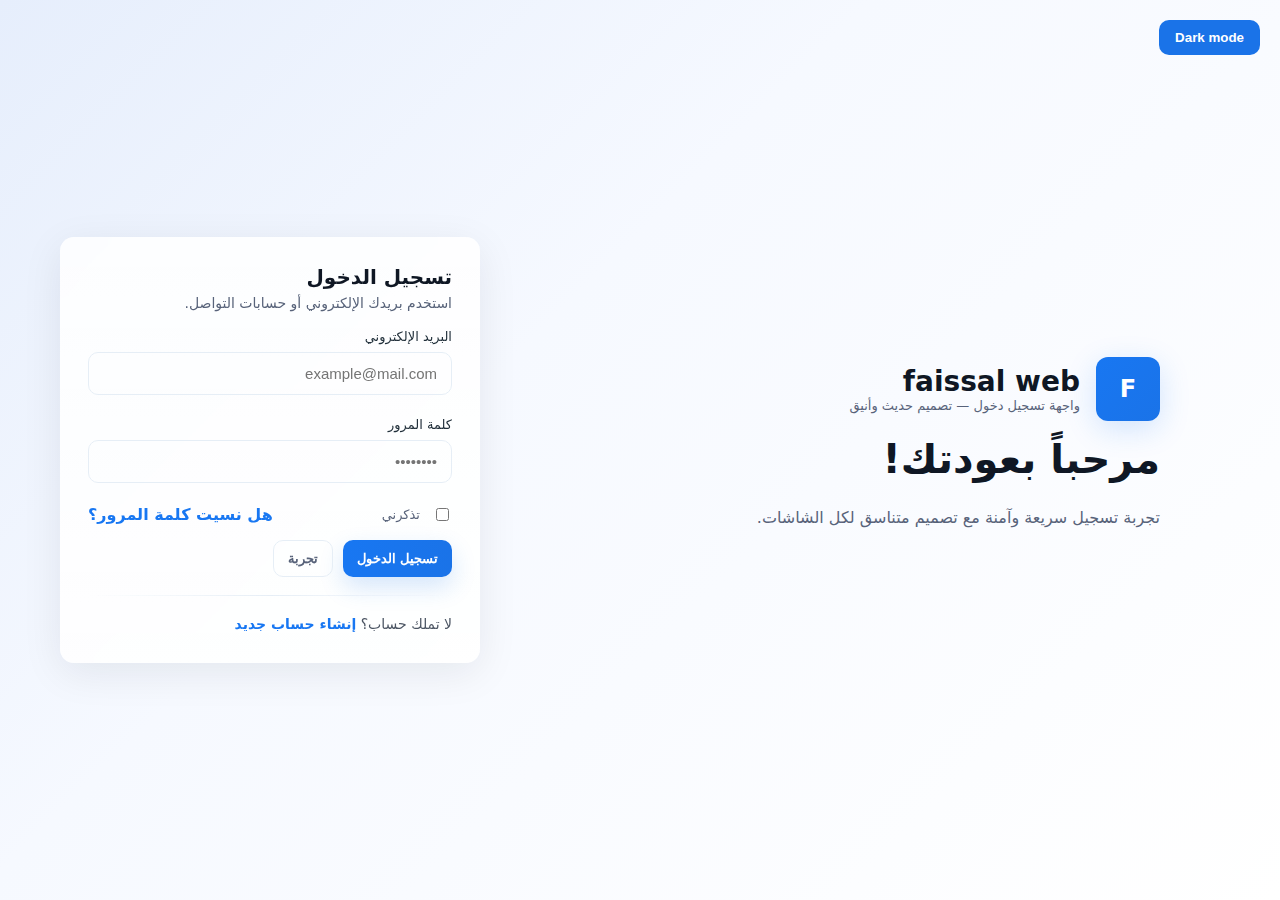
<file: index.html>
<!doctype html>
<html lang="ar" dir="rtl">
<head>
  <meta charset="utf-8" />
  <meta name="viewport" content="width=device-width, initial-scale=1" />
  <title>Login — faissal web</title>
  <link rel="stylesheet" href="style.css">
</head>
<body>
<button id="darkToggle" class="dark-btn">Dark mode</button>
<main class="wrap">
  <section class="hero" aria-hidden="true">
    <div class="brand">
      <div class="logo">F</div>
      <div><h1>faissal web</h1><div class="small">واجهة تسجيل دخول — تصميم حديث وأنيق</div></div>
    </div>
    <h2>مرحباً بعودتك!</h2>
    <p>تجربة تسجيل سريعة وآمنة مع تصميم متناسق لكل الشاشات.</p>
  </section>

  <section class="card" role="region" aria-label="نموذج تسجيل الدخول">
    <h3>تسجيل الدخول</h3>
    <p class="lead">استخدم بريدك الإلكتروني أو حسابات التواصل.</p>
    <form id="loginForm" novalidate>
      <div class="form-group">
        <label for="email">البريد الإلكتروني</label>
        <input id="email" name="email" type="email" placeholder="example@mail.com" required />
        <div id="emailMsg" class="error" aria-live="polite"></div>
      </div>
      <div class="form-group">
        <label for="password">كلمة المرور</label>
        <input id="password" name="password" type="password" placeholder="••••••••" minlength="6" required />
        <div id="passMsg" class="error" aria-live="polite"></div>
      </div>
      <div class="actions">
        <div style="display:flex;gap:12px;align-items:center">
          <input id="remember" type="checkbox" />
          <label for="remember" class="small">تذكرني</label>
        </div>
        <a href="#" id="forgot-link" class="link-text">هل نسيت كلمة المرور؟</a>
      </div>
      <div style="margin-top:16px;display:flex;gap:10px">
        <button type="submit" class="btn btn-primary">تسجيل الدخول</button>
        <button type="button" class="btn btn-ghost" id="demoBtn">تجربة</button>
      </div>
      <div class="divider" aria-hidden="true"></div>
      <div style="font-size:14px;line-height:1.5;color:#4b5563">
        لا تملك حساب؟ <a href="#" id="signup-link" class="link-text">إنشاء حساب جديد</a>
      </div>
    </form>
  </section>
</main>
<script src="script.js"></script>
</body>
</html>
</file>
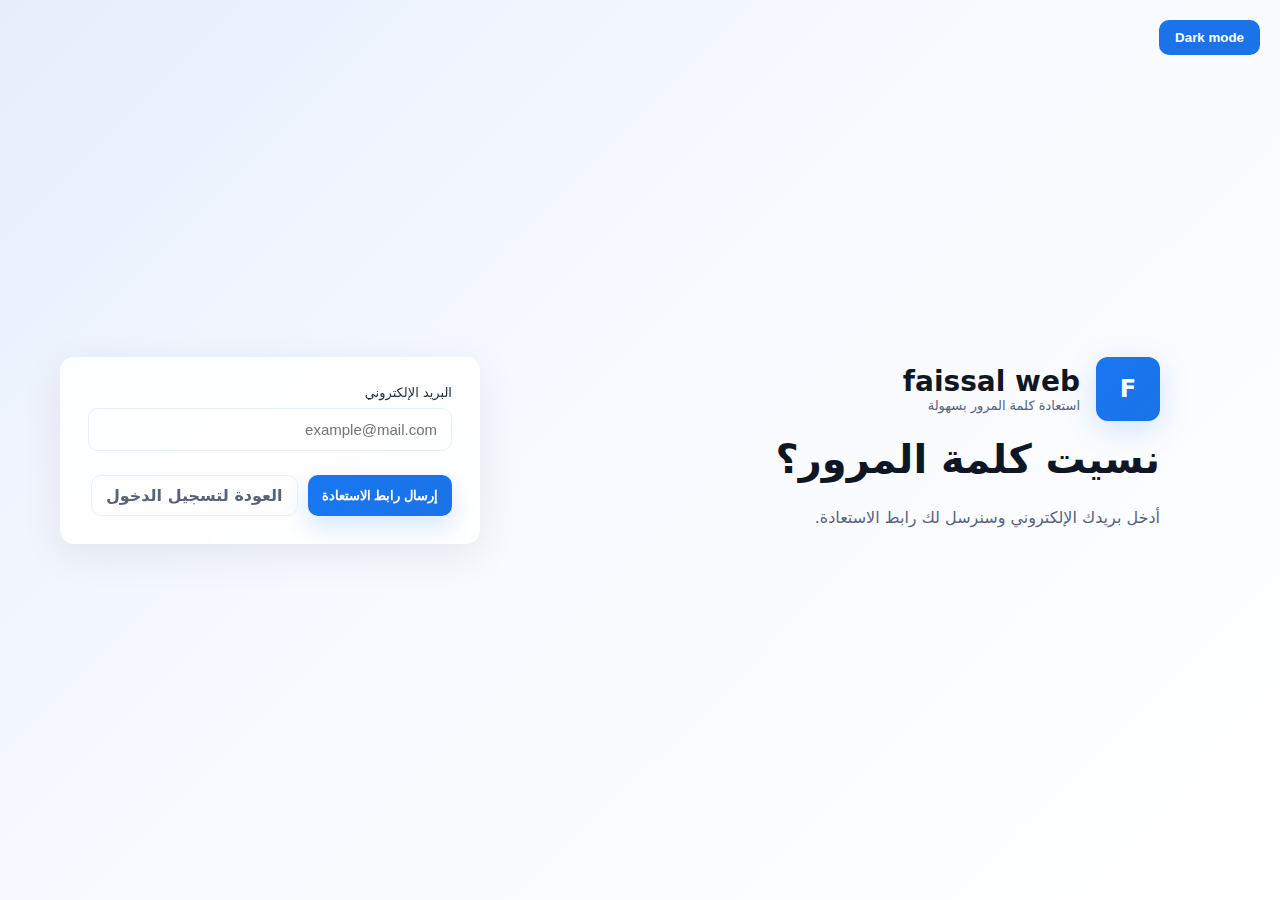
<file: forgot.html>
<!doctype html>
<html lang="ar" dir="rtl">
<head>
<meta charset="utf-8" />
<meta name="viewport" content="width=device-width, initial-scale=1" />
<title>نسيت كلمة المرور — faissal web</title>
<link rel="stylesheet" href="style.css">
</head>
<body>
<button id="darkToggle" class="dark-btn">Dark mode</button>
<main class="wrap">
<section class="hero" aria-hidden="true">
<div class="brand">
<div class="logo">F</div>
<div><h1>faissal web</h1><div class="small">استعادة كلمة المرور بسهولة</div></div>
</div>
<h2>نسيت كلمة المرور؟</h2>
<p>أدخل بريدك الإلكتروني وسنرسل لك رابط الاستعادة.</p>
</section>


<section class="card" role="region" aria-label="نموذج استعادة كلمة المرور">
<form id="forgotForm" novalidate>
<div class="form-group">
<label for="email">البريد الإلكتروني</label>
<input id="email" name="email" type="email" placeholder="example@mail.com" required />
<div id="emailMsg" class="error" aria-live="polite"></div>
</div>
<div style="margin-top:16px;display:flex;gap:10px;flex-wrap:wrap">
<button type="submit" class="btn btn-primary">إرسال رابط الاستعادة</button>
<a href="index.html" class="btn btn-ghost">العودة لتسجيل الدخول</a>
</div>
</form>
</section>
</main>
<script src="script.js"></script>
</body>
</html>
</file>
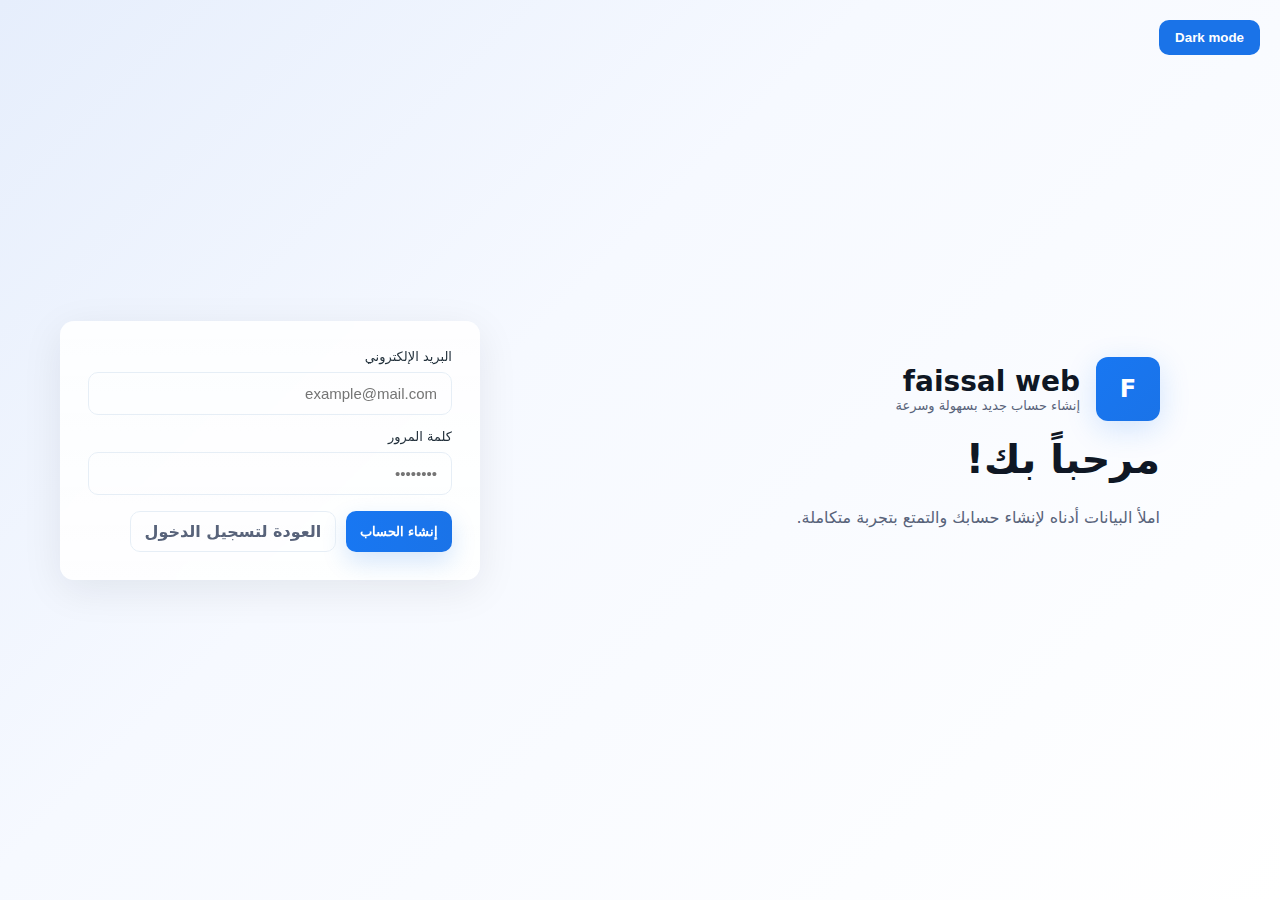
<file: signup.html>
<!doctype html>
<html lang="ar" dir="rtl">
<head>
<meta charset="utf-8" />
<meta name="viewport" content="width=device-width, initial-scale=1" />
<title>إنشاء حساب جديد — faissal web</title>
<link rel="stylesheet" href="style.css">
</head>
<body>
<button id="darkToggle" class="dark-btn">Dark mode</button>
<main class="wrap">
<section class="hero" aria-hidden="true">
<div class="brand">
<div class="logo">F</div>
<div><h1>faissal web</h1><div class="small">إنشاء حساب جديد بسهولة وسرعة</div></div>
</div>
<h2>مرحباً بك!</h2>
<p>املأ البيانات أدناه لإنشاء حسابك والتمتع بتجربة متكاملة.</p>
</section>


<section class="card" role="region" aria-label="نموذج إنشاء حساب">
<form id="signupForm" novalidate>
<div class="form-group">
<label for="email">البريد الإلكتروني</label>
<input id="email" name="email" type="email" placeholder="example@mail.com" required />
</div>
<div class="form-group">
<label for="password">كلمة المرور</label>
<input id="password" name="password" type="password" placeholder="••••••••" minlength="6" required />
</div>
<div style="margin-top:16px;display:flex;gap:10px;flex-wrap:wrap">
<button type="submit" class="btn btn-primary">إنشاء الحساب</button>
<a href="index.html" class="btn btn-ghost">العودة لتسجيل الدخول</a>
</div>
</form>
</section>
</main>
<script src="script.js"></script>
</body>
</html>
</file>
<file: style.css>
/* style.css */
:root{
  --bg1:#f0f3f8;
  --accent:#1877f2;
  --accent-2:#1a73e8;
  --muted:#58637a;
  --success:#18a260;
}
*{box-sizing:border-box}
html,body{
  height:100%;
  margin:0;
  font-family:Inter, system-ui, -apple-system, 'Segoe UI', Roboto, 'Helvetica Neue', Arial;
  color:#0f1724;
  background:linear-gradient(135deg,#e6eefc 0%, #f6f9ff 40%, #ffffff 100%);
}
.wrap{
  min-height:100vh;
  display:grid;
  grid-template-columns:1fr;
  align-items:center;
  justify-items:center;
  padding:40px;
}
@media(min-width:1000px){
  .wrap{grid-template-columns:1fr 420px;gap:40px;padding:60px}
}
.hero{
  display:none;
  width:100%;
  max-width:720px;
}
@media(min-width:1000px){
  .hero{display:flex;flex-direction:column;justify-content:center;padding:40px 60px}
}
.brand{
  display:flex;
  align-items:center;
  gap:16px;
  margin-bottom:18px;
}
.logo{
  width:64px;
  height:64px;
  border-radius:12px;
  background:linear-gradient(135deg,var(--accent),var(--accent-2));
  display:flex;
  align-items:center;
  justify-content:center;
  color:white;
  font-weight:800;
  font-size:24px;
  box-shadow:0 8px 30px rgba(24,119,242,0.18);
}
.brand h1{font-size:28px;margin:0}
.hero h2{font-size:40px;margin:0 0 12px 0;line-height:1.02}
.hero p{color:var(--muted);max-width:640px}
.card{
  width:100%;
  max-width:420px;
  background:linear-gradient(180deg, rgba(255,255,255,0.85), rgba(255,255,255,0.88));
  backdrop-filter: blur(8px);
  border-radius:14px;
  box-shadow:0 10px 40px rgba(15,23,36,0.08);
  padding:28px;
}
a {
  text-decoration: none; /* يزيل الخط من جميع الروابط */
  color: inherit; /* يبقي اللون كما هو */
}

.link-text {
  text-decoration: none;
}

.card h3{margin:0 0 6px 0;font-size:20px}
.card p.lead{margin:0 0 18px 0;color:var(--muted);font-size:14px}
.form-group{display:flex;flex-direction:column;gap:8px;margin-bottom:14px}
label{font-size:13px;color:#22303b}
input[type=email],input[type=password]{padding:12px 14px;border-radius:10px;border:1px solid #e6eef6;background:transparent;font-size:15px}
input:focus{outline:none;border-color:rgba(24,119,242,0.9);box-shadow:0 6px 18px rgba(24,119,242,0.06)}
.actions{display:flex;justify-content:space-between;align-items:center;margin-top:6px}
.btn{display:inline-flex;align-items:center;gap:8px;padding:10px 14px;border-radius:10px;border:none;cursor:pointer;font-weight:600}
.btn-primary{background:linear-gradient(90deg,var(--accent),var(--accent-2));color:white;box-shadow:0 10px 24px rgba(26,115,232,0.18)}
.btn-ghost{background:transparent;border:1px solid #e6eef6;color:var(--muted)}
.divider{height:1px;background:linear-gradient(90deg,transparent,#e6eef6,transparent);margin:18px 0;border-radius:2px}
.small{font-size:13px;color:var(--muted)}
.link-text{color:var(--accent);text-decoration:none;font-weight:600;cursor:pointer}
body.dark-mode{
  background:#0f1724;color:#5a4b4b;transition:0.3s ease
}
.dark-btn{
  position:absolute;top:20px;right:20px;background:#1a73e8;color:#fff;border:none;padding:10px 16px;border-radius:10px;cursor:pointer;font-weight:600}
</file>
